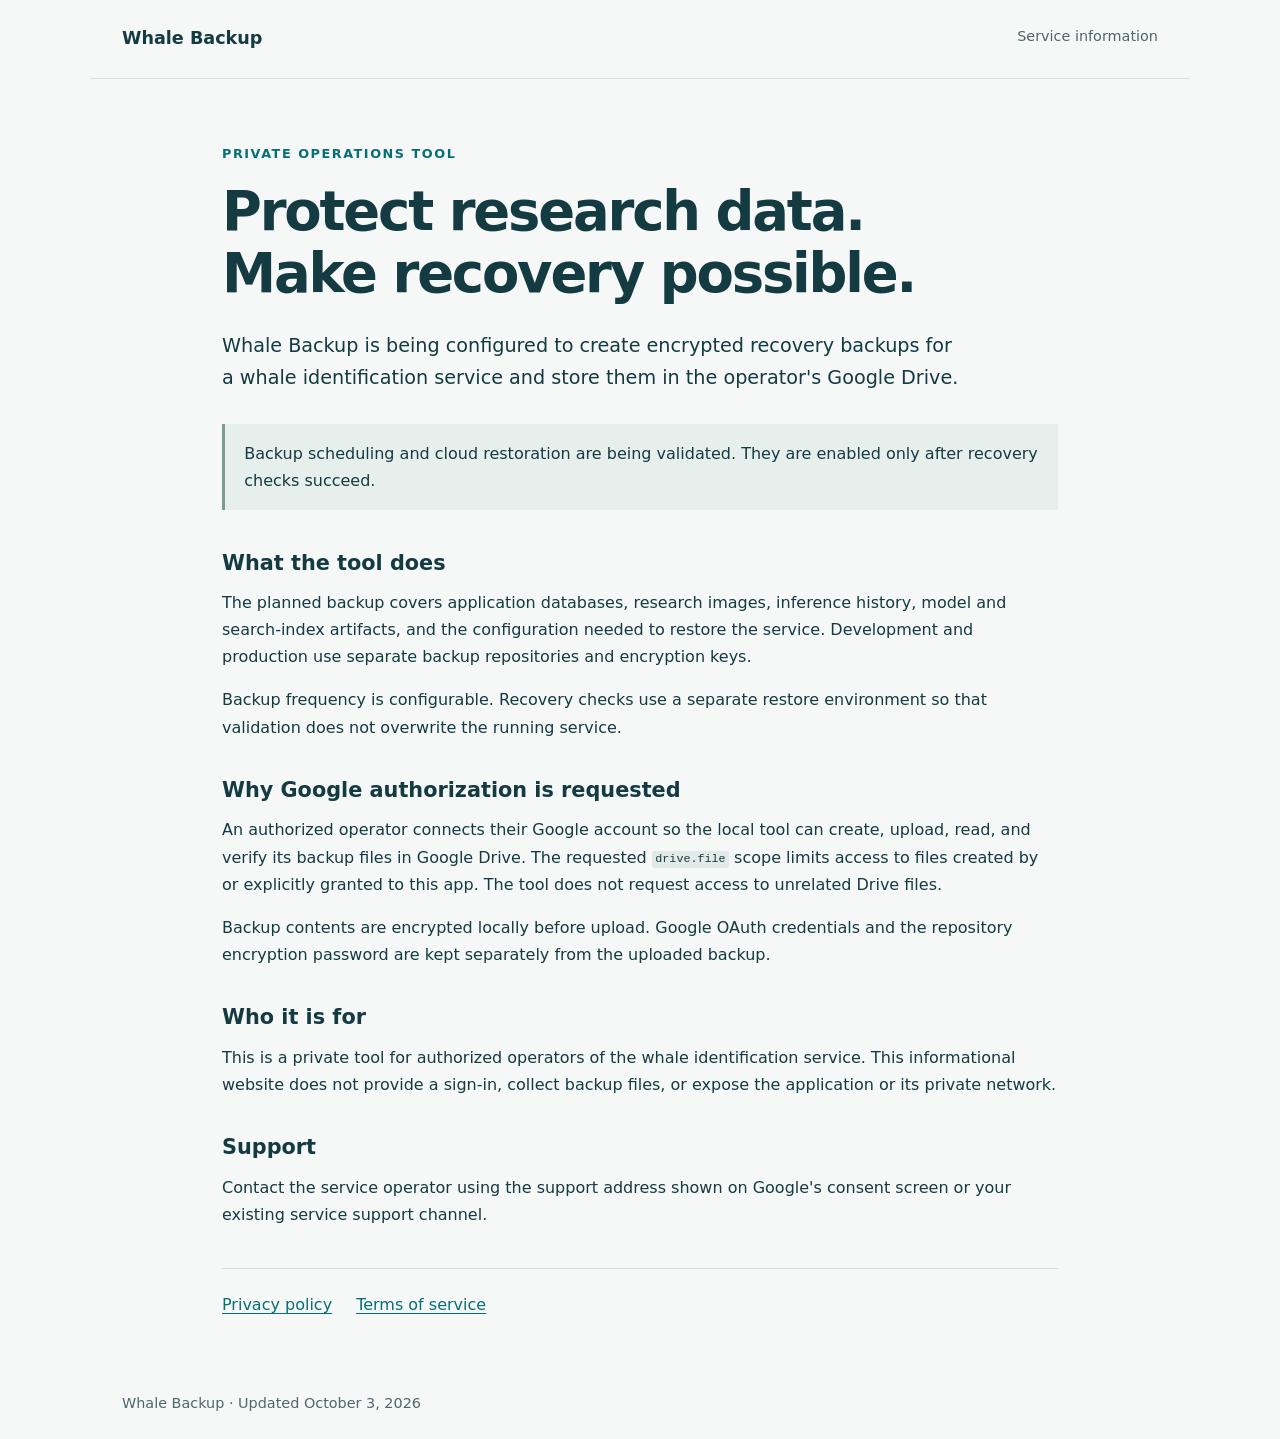
<file: index.html>
<!doctype html>
<html lang="en">
  <head>
    <meta charset="utf-8" />
    <meta name="viewport" content="width=device-width, initial-scale=1" />
    <meta name="description" content="Whale Backup: private, encrypted recovery backups for a whale identification service." />
    <title>Whale Backup</title>
    <link rel="stylesheet" href="style.css" />
  </head>
  <body>
    <header><a class="brand" href="./">Whale Backup</a><span>Service information</span></header>
    <main>
      <p class="eyebrow">Private operations tool</p>
      <h1>Protect research data.<br />Make recovery possible.</h1>
      <p class="lead">Whale Backup is being configured to create encrypted recovery backups
        for a whale identification service and store them in the operator's Google Drive.</p>
      <p class="notice">Backup scheduling and cloud restoration are being validated.
        They are enabled only after recovery checks succeed.</p>
      <section aria-labelledby="purpose">
        <h2 id="purpose">What the tool does</h2>
        <p>The planned backup covers application databases, research images, inference history,
          model and search-index artifacts, and the configuration needed to restore the service.
          Development and production use separate backup repositories and encryption keys.</p>
        <p>Backup frequency is configurable. Recovery checks use a separate restore environment
          so that validation does not overwrite the running service.</p>
      </section>
      <section aria-labelledby="drive">
        <h2 id="drive">Why Google authorization is requested</h2>
        <p>An authorized operator connects their Google account so the local tool can create,
          upload, read, and verify its backup files in Google Drive. The requested
          <code>drive.file</code> scope limits access to files created by or explicitly granted
          to this app. The tool does not request access to unrelated Drive files.</p>
        <p>Backup contents are encrypted locally before upload. Google OAuth credentials and
          the repository encryption password are kept separately from the uploaded backup.</p>
      </section>
      <section aria-labelledby="audience">
        <h2 id="audience">Who it is for</h2>
        <p>This is a private tool for authorized operators of the whale identification service.
          This informational website does not provide a sign-in, collect backup files, or
          expose the application or its private network.</p>
      </section>
      <section aria-labelledby="support">
        <h2 id="support">Support</h2>
        <p>Contact the service operator using the support address shown on Google's consent
          screen or your existing service support channel.</p>
      </section>
      <nav class="policy-links" aria-label="Policies">
        <a href="privacy.html">Privacy policy</a><a href="terms.html">Terms of service</a>
      </nav>
    </main>
    <footer>Whale Backup · Updated October 3, 2026</footer>
  </body>
</html>
</file>
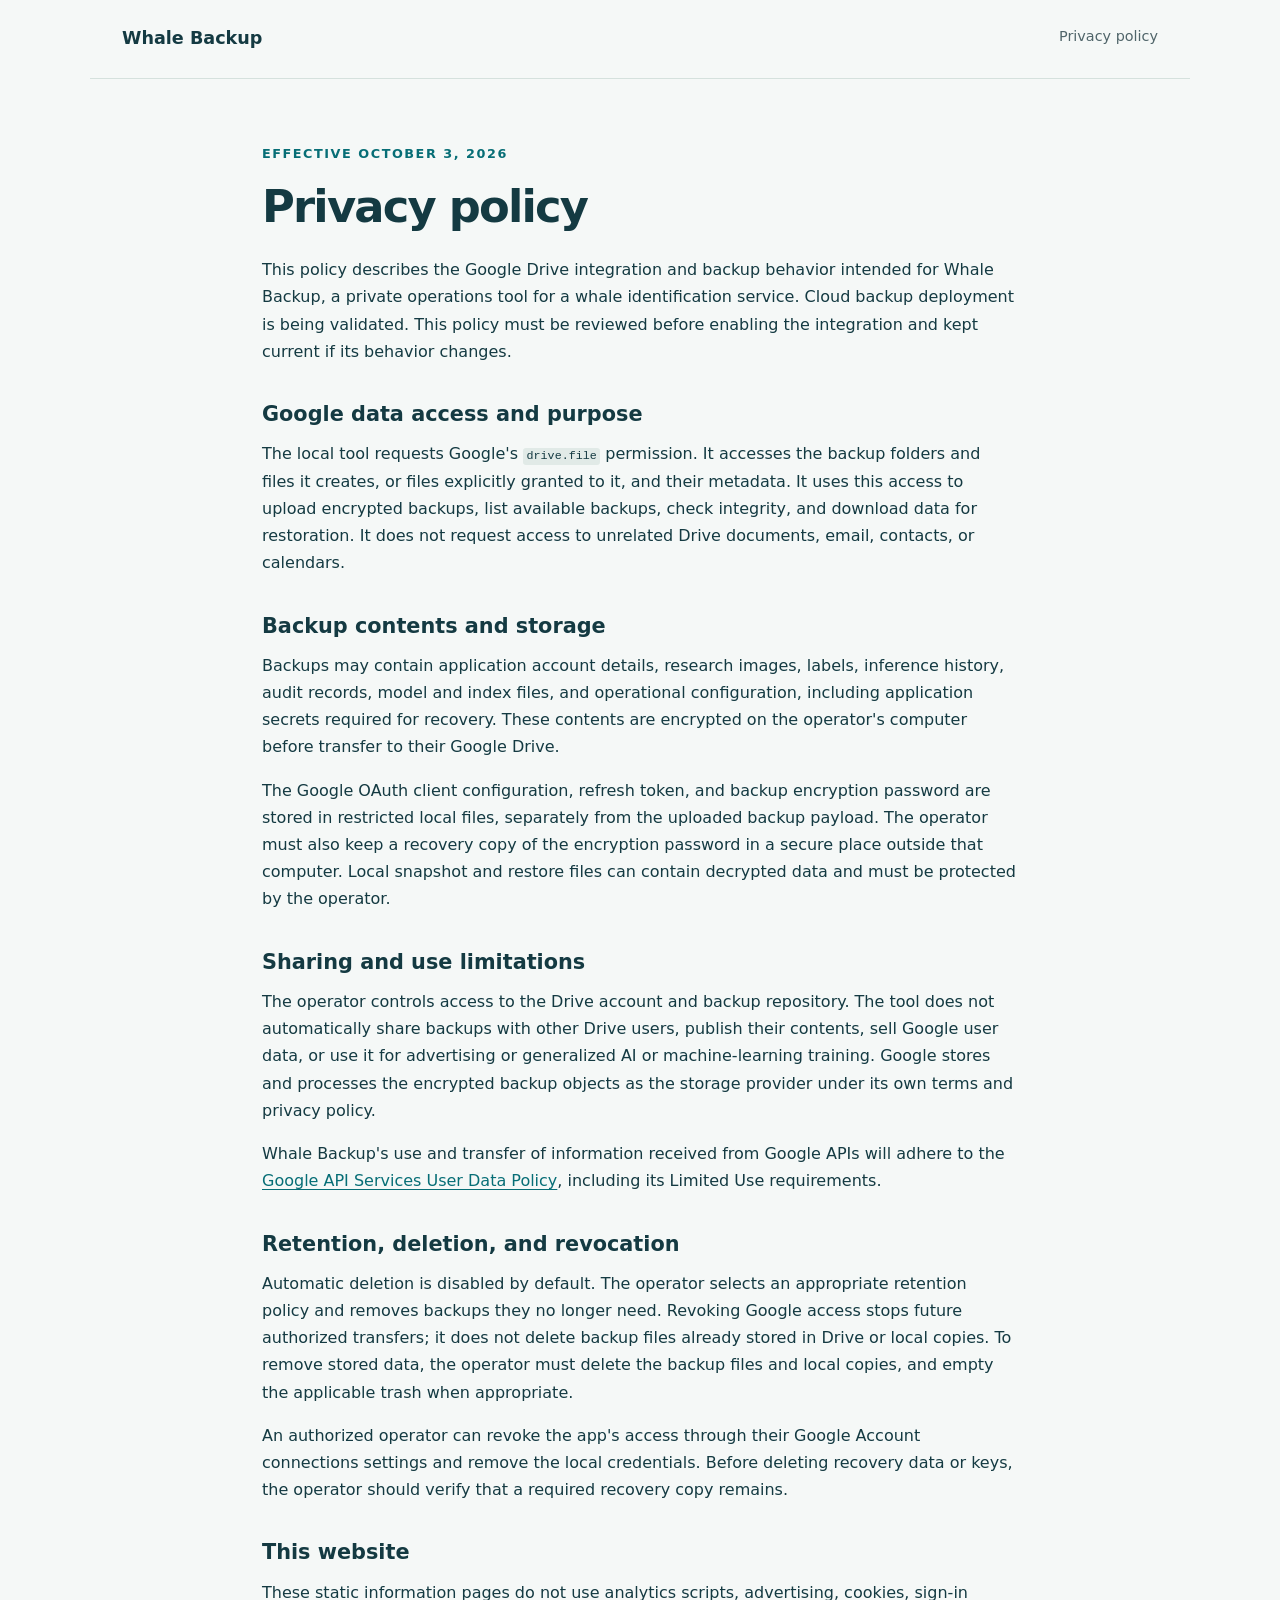
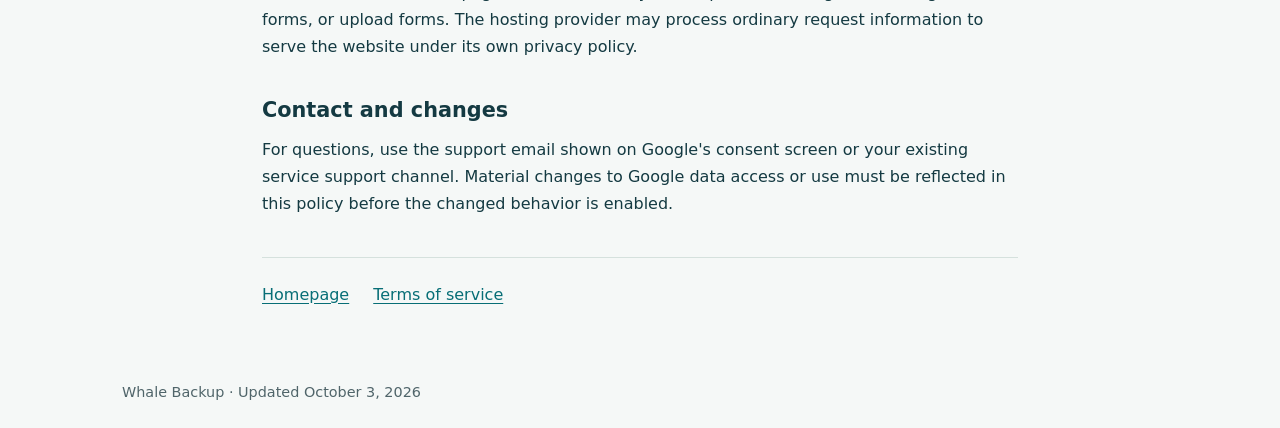
<file: privacy.html>
<!doctype html>
<html lang="en">
  <head>
    <meta charset="utf-8" />
    <meta name="viewport" content="width=device-width, initial-scale=1" />
    <title>Privacy policy · Whale Backup</title>
    <link rel="stylesheet" href="style.css" />
  </head>
  <body>
    <header><a class="brand" href="./">Whale Backup</a><span>Privacy policy</span></header>
    <main class="document">
      <p class="eyebrow">Effective October 3, 2026</p>
      <h1>Privacy policy</h1>
      <p>This policy describes the Google Drive integration and backup behavior intended for
        Whale Backup, a private operations tool for a whale identification service. Cloud
        backup deployment is being validated. This policy must be reviewed before enabling
        the integration and kept current if its behavior changes.</p>
      <section><h2>Google data access and purpose</h2>
        <p>The local tool requests Google's <code>drive.file</code> permission. It accesses
          the backup folders and files it creates, or files explicitly granted to it, and
          their metadata. It uses this access to upload encrypted backups, list available
          backups, check integrity, and download data for restoration. It does not request
          access to unrelated Drive documents, email, contacts, or calendars.</p>
      </section>
      <section><h2>Backup contents and storage</h2>
        <p>Backups may contain application account details, research images, labels, inference
          history, audit records, model and index files, and operational configuration,
          including application secrets required for recovery. These contents are encrypted
          on the operator's computer before transfer to their Google Drive.</p>
        <p>The Google OAuth client configuration, refresh token, and backup encryption password
          are stored in restricted local files, separately from the uploaded backup payload.
          The operator must also keep a recovery copy of the encryption password in a secure
          place outside that computer. Local snapshot and restore files can contain decrypted
          data and must be protected by the operator.</p>
      </section>
      <section><h2>Sharing and use limitations</h2>
        <p>The operator controls access to the Drive account and backup repository. The tool
          does not automatically share backups with other Drive users, publish their contents,
          sell Google user data, or use it for advertising or generalized AI or machine-learning
          training. Google stores and processes the encrypted backup objects as the storage
          provider under its own terms and privacy policy.</p>
        <p>Whale Backup's use and transfer of information received from Google APIs will adhere
          to the <a href="https://developers.google.com/terms/api-services-user-data-policy">Google API
          Services User Data Policy</a>, including its Limited Use requirements.</p>
      </section>
      <section><h2>Retention, deletion, and revocation</h2>
        <p>Automatic deletion is disabled by default. The operator selects an appropriate
          retention policy and removes backups they no longer need. Revoking Google access
          stops future authorized transfers; it does not delete backup files already stored
          in Drive or local copies. To remove stored data, the operator must delete the backup
          files and local copies, and empty the applicable trash when appropriate.</p>
        <p>An authorized operator can revoke the app's access through their Google Account
          connections settings and remove the local credentials. Before deleting recovery
          data or keys, the operator should verify that a required recovery copy remains.</p>
      </section>
      <section><h2>This website</h2>
        <p>These static information pages do not use analytics scripts, advertising, cookies,
          sign-in forms, or upload forms. The hosting provider may process ordinary request
          information to serve the website under its own privacy policy.</p>
      </section>
      <section><h2>Contact and changes</h2>
        <p>For questions, use the support email shown on Google's consent screen or your
          existing service support channel. Material changes to Google data access or use
          must be reflected in this policy before the changed behavior is enabled.</p>
      </section>
      <nav class="policy-links" aria-label="Policies"><a href="./">Homepage</a><a href="terms.html">Terms of service</a></nav>
    </main>
    <footer>Whale Backup · Updated October 3, 2026</footer>
  </body>
</html>
</file>
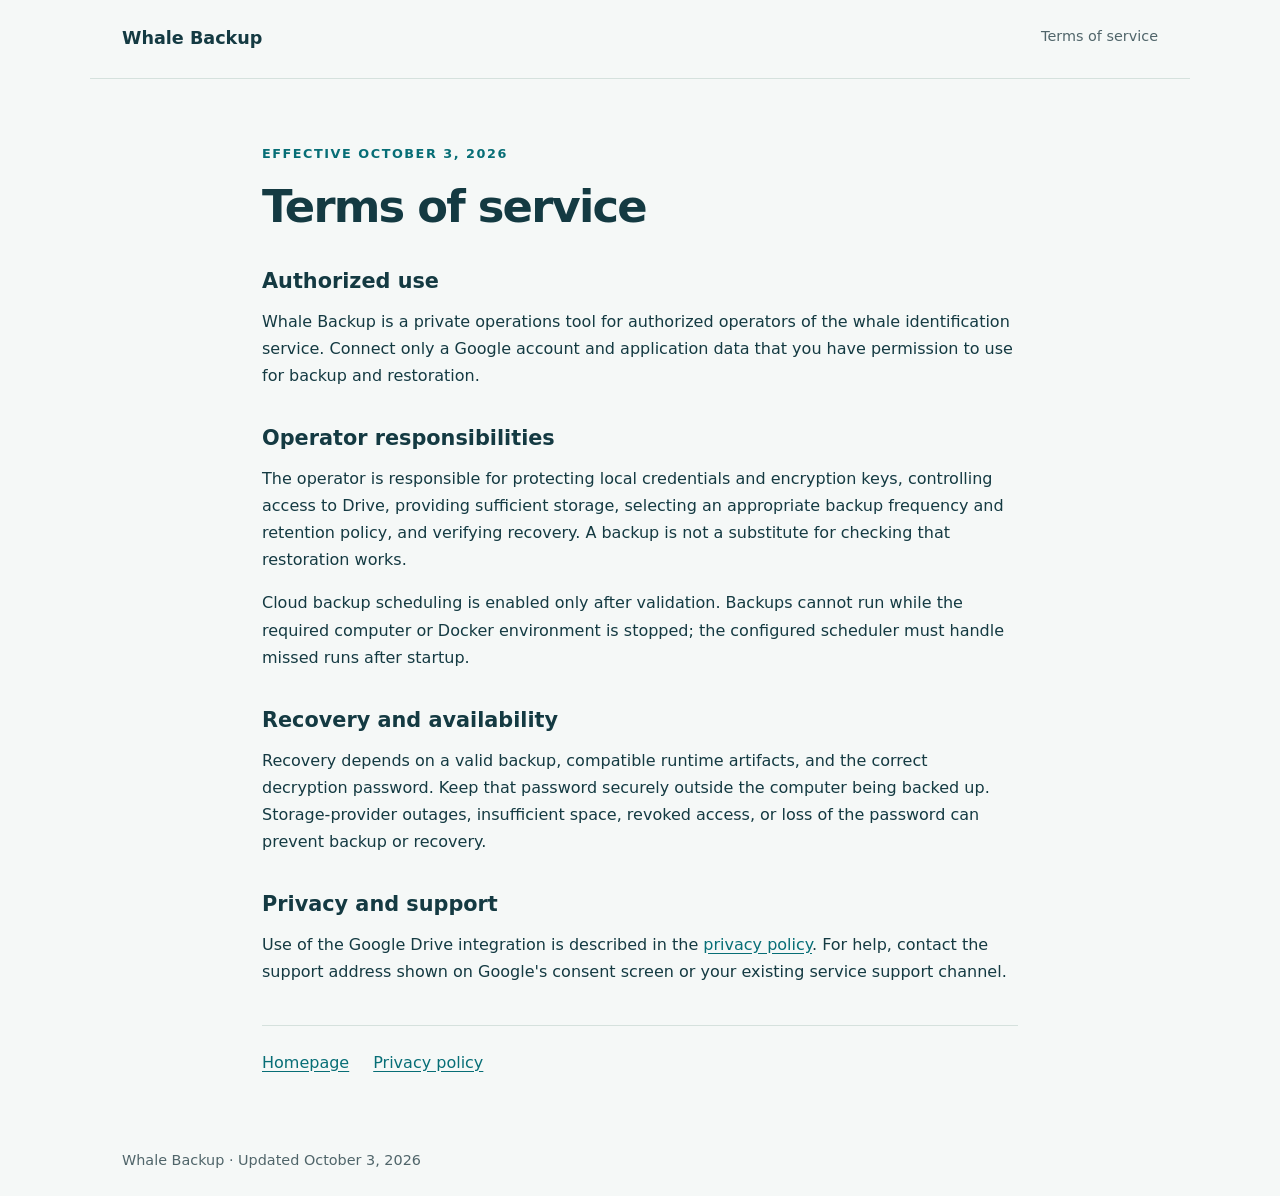
<file: terms.html>
<!doctype html>
<html lang="en">
  <head>
    <meta charset="utf-8" />
    <meta name="viewport" content="width=device-width, initial-scale=1" />
    <title>Terms of service · Whale Backup</title>
    <link rel="stylesheet" href="style.css" />
  </head>
  <body>
    <header><a class="brand" href="./">Whale Backup</a><span>Terms of service</span></header>
    <main class="document">
      <p class="eyebrow">Effective October 3, 2026</p>
      <h1>Terms of service</h1>
      <section><h2>Authorized use</h2>
        <p>Whale Backup is a private operations tool for authorized operators of the whale
          identification service. Connect only a Google account and application data that
          you have permission to use for backup and restoration.</p>
      </section>
      <section><h2>Operator responsibilities</h2>
        <p>The operator is responsible for protecting local credentials and encryption keys,
          controlling access to Drive, providing sufficient storage, selecting an appropriate
          backup frequency and retention policy, and verifying recovery. A backup is not a
          substitute for checking that restoration works.</p>
        <p>Cloud backup scheduling is enabled only after validation. Backups cannot run while
          the required computer or Docker environment is stopped; the configured scheduler
          must handle missed runs after startup.</p>
      </section>
      <section><h2>Recovery and availability</h2>
        <p>Recovery depends on a valid backup, compatible runtime artifacts, and the correct
          decryption password. Keep that password securely outside the computer being backed
          up. Storage-provider outages, insufficient space, revoked access, or loss of the
          password can prevent backup or recovery.</p>
      </section>
      <section><h2>Privacy and support</h2>
        <p>Use of the Google Drive integration is described in the <a href="privacy.html">privacy
          policy</a>. For help, contact the support address shown on Google's consent screen
          or your existing service support channel.</p>
      </section>
      <nav class="policy-links" aria-label="Policies"><a href="./">Homepage</a><a href="privacy.html">Privacy policy</a></nav>
    </main>
    <footer>Whale Backup · Updated October 3, 2026</footer>
  </body>
</html>
</file>
<file: style.css>
:root { color-scheme: light; font-family: system-ui, sans-serif; color: #143a42; background: #f5f8f7; }
* { box-sizing: border-box; }
body { margin: 0; line-height: 1.7; }
a { color: #076e76; text-underline-offset: 0.18em; }
a:hover { color: #004d56; }
a:focus-visible { outline: 3px solid #076e76; outline-offset: 4px; }
header, footer { max-width: 1100px; margin: auto; padding: 1.5rem 2rem; }
header { display: flex; flex-wrap: wrap; justify-content: space-between; gap: 0.6rem; border-bottom: 1px solid #d5e1dd; }
.brand { color: #143a42; font-size: 1.1rem; font-weight: 700; text-decoration: none; }
header span, footer { color: #50656a; font-size: 0.9rem; }
main { max-width: 900px; padding: 4rem 2rem 3rem; margin: auto; }
.eyebrow { color: #076e76; font-size: 0.8rem; font-weight: 700; text-transform: uppercase; letter-spacing: 0.12em; }
h1 { font-size: clamp(2.1rem, 6vw, 3.4rem); line-height: 1.15; letter-spacing: -0.04em; margin: 1rem 0 1.5rem; }
h2 { font-size: 1.3rem; line-height: 1.4; margin: 0 0 0.7rem; }
p { margin: 0 0 1rem; }
.lead { font-size: 1.2rem; max-width: 740px; }
.notice { border-left: 3px solid #7c9b94; background: #e7efec; padding: 1rem 1.2rem; margin: 1.8rem 0 2.4rem; }
section { margin: 2.2rem 0; }
code { font-size: 0.9em; background: #e1eae7; padding: 0.12em 0.3em; border-radius: 0.2rem; }
.policy-links { display: flex; flex-wrap: wrap; gap: 1.5rem; border-top: 1px solid #d5e1dd; padding-top: 1.4rem; margin-top: 2.5rem; }
.document { max-width: 820px; }
.document h1 { font-size: clamp(2rem, 5vw, 2.8rem); }
@media (max-width: 480px) { header, footer { padding: 1.2rem; } main { padding: 2.5rem 1.2rem; } }
</file>
